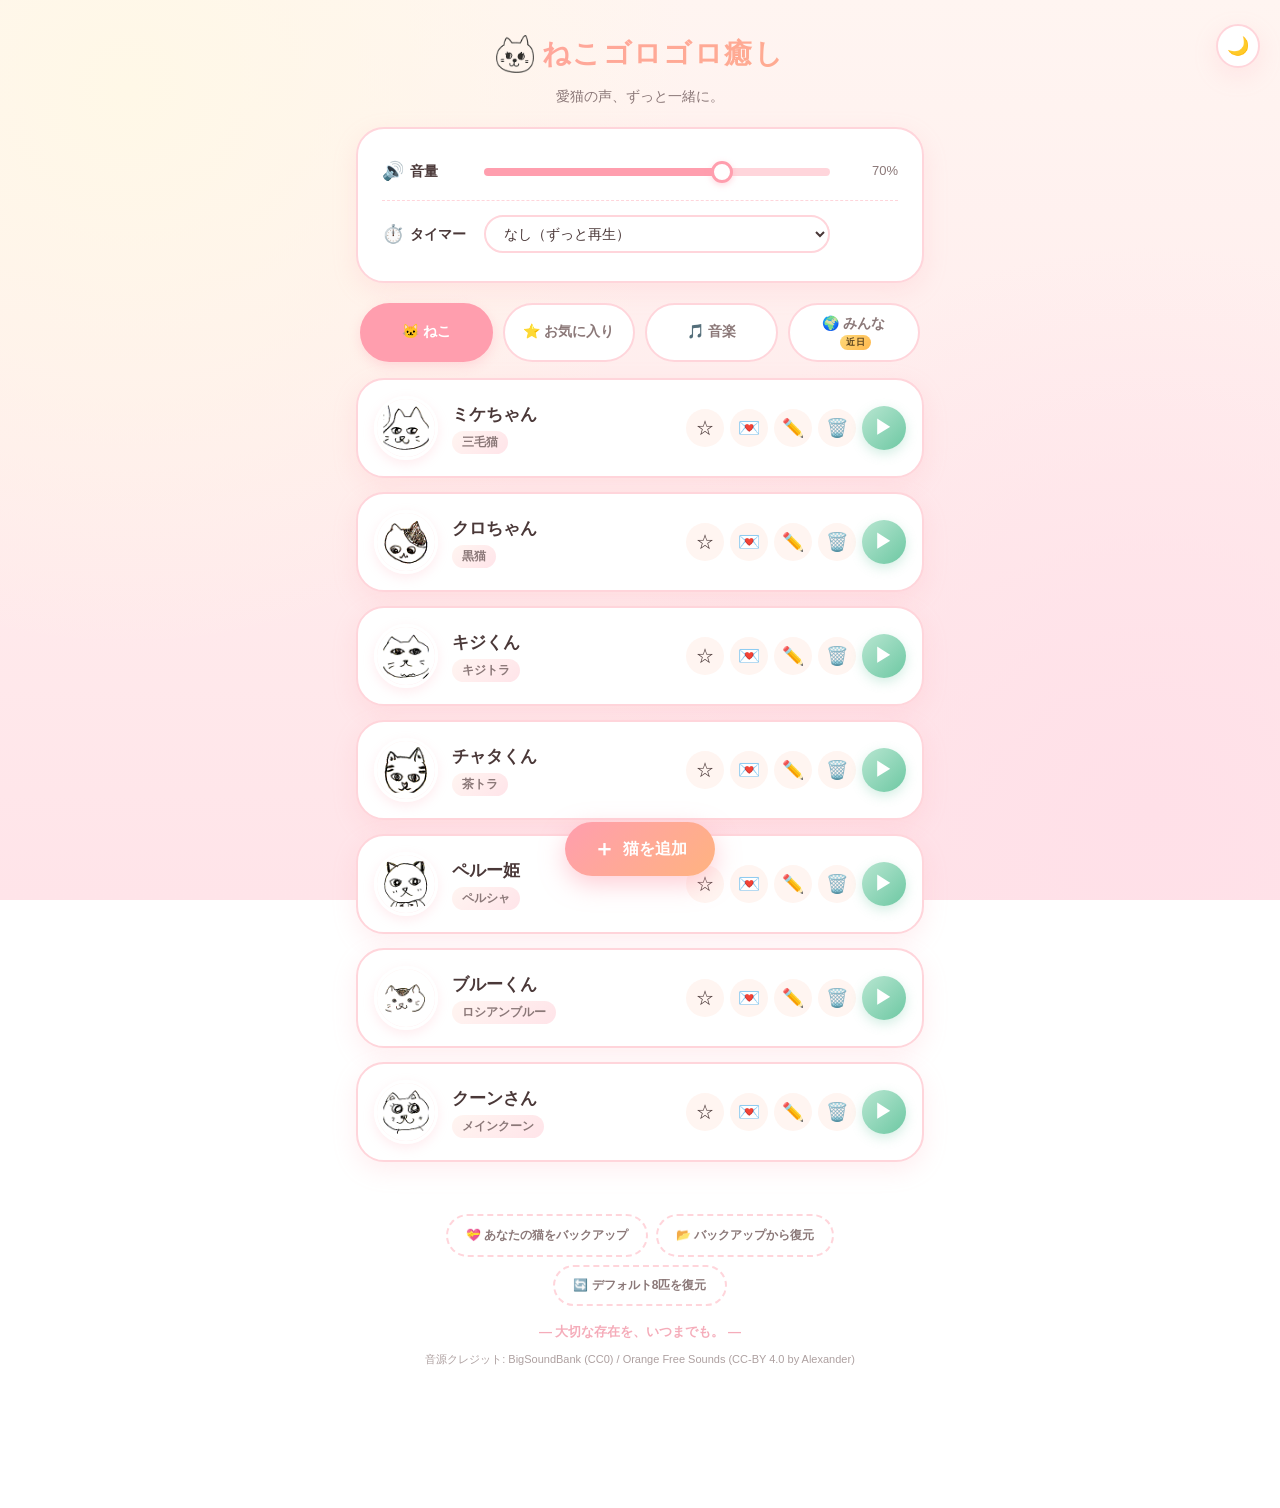
<file: index.html>
<!DOCTYPE html>
<html lang="ja">
<head>
  <meta charset="UTF-8" />
  <meta name="viewport" content="width=device-width, initial-scale=1.0, viewport-fit=cover" />
  <meta name="theme-color" content="#f9d5d3" />

  <!-- iOS Web App / App Store配信用メタタグ -->
  <meta name="apple-mobile-web-app-capable" content="yes" />
  <meta name="mobile-web-app-capable" content="yes" />
  <meta name="apple-mobile-web-app-status-bar-style" content="default" />
  <meta name="apple-mobile-web-app-title" content="ねこゴロゴロ" />
  <link rel="apple-touch-icon" href="icons/app-icon-180.png" />
  <link rel="apple-touch-icon" sizes="152x152" href="icons/app-icon-152.png" />
  <link rel="apple-touch-icon" sizes="167x167" href="icons/app-icon-167.png" />
  <link rel="apple-touch-icon" sizes="180x180" href="icons/app-icon-180.png" />
  <link rel="icon" href="icons/app-icon-180.png" />

  <title>ねこゴロゴロ癒し 🐾</title>
  <link rel="stylesheet" href="style.css" />
</head>
<body>
  <header class="app-header">
    <button class="theme-toggle" id="theme-toggle" aria-label="ダークモード切替" title="ダークモード切替">
      🌙
    </button>
    <h1><img class="title-cat" src="mascot.png" alt="" />ねこゴロゴロ癒し</h1>
    <p class="subtitle">愛猫の声、ずっと一緒に。</p>
  </header>

  <main class="app-main">

    <!-- コントロールパネル：音量とタイマー -->
    <section class="controls" aria-label="再生コントロール">

      <div class="control-row">
        <label class="control-label" for="volume">
          <span class="control-icon">🔊</span>
          <span class="control-text">音量</span>
        </label>
        <input
          type="range"
          id="volume"
          min="0"
          max="100"
          value="70"
          aria-label="音量を調整"
        />
        <span class="control-value" id="volume-value">70%</span>
      </div>

      <div class="control-row">
        <label class="control-label" for="timer">
          <span class="control-icon">⏱️</span>
          <span class="control-text">タイマー</span>
        </label>
        <select id="timer" aria-label="自動停止までの時間">
          <option value="0">なし（ずっと再生）</option>
          <option value="300">5分</option>
          <option value="600">10分</option>
          <option value="1800">30分</option>
          <option value="3600">60分</option>
        </select>
        <span class="control-value" id="timer-remaining"></span>
      </div>

    </section>

    <!-- タブ切り替え -->
    <section class="filter-bar" aria-label="表示の切り替え">
      <button class="filter-btn is-active" data-filter="all">
        🐱 ねこ
      </button>
      <button class="filter-btn" data-filter="favorites">
        ⭐ お気に入り
      </button>
      <button class="filter-btn" data-filter="music">
        🎵 音楽
      </button>
      <button class="filter-btn" data-filter="community">
        🌍 みんな
        <span class="badge-soon">近日</span>
      </button>
    </section>

    <!-- 猫リスト -->
    <section class="cat-list" id="cat-list" aria-label="猫の音一覧">
      <!-- ここにJavaScriptで猫カードが追加されます -->
    </section>

    <!-- 音楽リスト -->
    <section class="cat-list is-hidden" id="music-list" aria-label="癒し音楽一覧">
      <!-- ここにJavaScriptで音楽カードが追加されます -->
    </section>

    <!-- 何も無いときに出すメッセージ -->
    <section class="empty-state" id="empty-state">
      <img class="empty-cat" src="mascot.png" alt="ねこゴロゴロ" />
      <p class="empty-title">まだ猫がいません</p>
      <p class="empty-hint">
        下の「＋ 猫を追加」ボタンから、<br />
        あなたの猫を登録してみてください
      </p>
    </section>

    <!-- 「みんなの猫」コミュニティタブ：実機能版 -->
    <section class="community-section is-hidden" id="community-section">
      <div class="community-actions">
        <button class="btn btn-save community-upload-btn" id="community-upload-btn">
          📤 私の愛猫を投稿
        </button>
        <button class="btn btn-cancel community-refresh-btn" id="community-refresh-btn" title="更新">
          🔄
        </button>
      </div>

      <div class="community-status" id="community-status"></div>

      <!-- 公開済み投稿の一覧 -->
      <div class="community-list" id="community-list">
        <!-- ここにJavaScriptで投稿カードが追加されます -->
      </div>
    </section>

    <!-- 投稿フォーム（モーダル） -->
    <div class="modal" id="upload-modal" hidden>
      <div class="modal-overlay" id="upload-modal-overlay"></div>
      <div class="modal-content" role="dialog" aria-labelledby="upload-modal-title">
        <h2 class="modal-title" id="upload-modal-title">愛猫の音を投稿</h2>

        <p class="upload-intro">
          みんなの癒しに使われます🐾<br />
          <small>※ 運営者の確認後に公開されます</small>
        </p>

        <form id="upload-form">
          <div class="form-group">
            <label for="upload-name" class="form-label">
              猫の名前 <span class="required">*</span>
            </label>
            <input type="text" id="upload-name" name="name" class="form-input"
                   placeholder="例：ミケちゃん" required maxlength="30" />
          </div>

          <div class="form-group">
            <label for="upload-breed" class="form-label">猫の種類（任意）</label>
            <input type="text" id="upload-breed" name="breed" class="form-input"
                   placeholder="例：三毛猫、シャム、雑種など" maxlength="30" />
          </div>

          <div class="form-group">
            <label for="upload-description" class="form-label">説明・エピソード（任意）</label>
            <textarea id="upload-description" name="description" class="form-input"
                      placeholder="例：3歳の女の子、お昼寝中のゴロゴロ"
                      maxlength="200" rows="3"></textarea>
          </div>

          <div class="form-group">
            <label for="upload-photo" class="form-label">写真（任意）</label>
            <div class="photo-preview" id="upload-photo-preview">
              <span class="photo-placeholder">🐱</span>
            </div>
            <input type="file" id="upload-photo" name="photo"
                   class="form-file" accept="image/*" />
            <p class="form-hint">5MB以下のjpg/png</p>
          </div>

          <div class="form-group">
            <label for="upload-audio" class="form-label">
              ゴロゴロ音 <span class="required">*</span>
            </label>
            <div class="audio-preview" id="upload-audio-preview">
              <span class="audio-status">音声ファイルを選んでください</span>
            </div>
            <input type="file" id="upload-audio" name="audio"
                   class="form-file" accept="audio/*" required />
            <p class="form-hint">10MB以下のmp3/m4a/wav/ogg</p>
          </div>

          <div class="form-group">
            <label for="upload-email" class="form-label">
              連絡用メール（任意）
            </label>
            <input type="email" id="upload-email" name="email" class="form-input"
                   placeholder="あれば公開時にお知らせします（公開はしません）"
                   maxlength="200" />
            <p class="form-hint">公開はされません。連絡用です。</p>
          </div>

          <p class="upload-policy">
            投稿することで、<a href="terms.html" target="_blank">利用規約</a>と
            <a href="privacy.html" target="_blank">プライバシーポリシー</a>に同意したものとみなします。
          </p>

          <div class="form-actions">
            <button type="button" class="btn btn-cancel" id="upload-cancel-btn">
              キャンセル
            </button>
            <button type="submit" class="btn btn-save" id="upload-submit-btn">
              📤 投稿する
            </button>
          </div>
        </form>
      </div>
    </div>

    <!-- フッター：管理ボタンとクレジット -->
    <footer class="app-footer">
      <div class="footer-buttons">
        <button class="footer-btn" id="backup-btn">
          💝 あなたの猫をバックアップ
        </button>
        <label class="footer-btn" for="restore-input">
          📂 バックアップから復元
          <input
            type="file"
            id="restore-input"
            accept=".json,application/json"
            class="is-hidden"
          />
        </label>
        <button class="footer-btn" id="reset-defaults-btn">
          🔄 デフォルト8匹を復元
        </button>
      </div>
      <p class="credits">
        <span class="tagline">— 大切な存在を、いつまでも。 —</span>
        音源クレジット: BigSoundBank (CC0) / Orange Free Sounds (CC-BY 4.0 by Alexander)
      </p>
    </footer>

  </main>

  <!-- 猫を追加するボタン（画面下に固定） -->
  <button class="add-btn" id="add-btn" aria-label="猫を追加">
    <span class="add-btn-plus">＋</span>
    <span class="add-btn-text">猫を追加</span>
  </button>

  <!-- 猫を追加・編集するためのフォーム（モーダル） -->
  <div class="modal" id="modal" hidden>
    <div class="modal-overlay" id="modal-overlay"></div>
    <div class="modal-content" role="dialog" aria-labelledby="modal-title">

      <h2 class="modal-title" id="modal-title">猫を追加</h2>

      <form id="cat-form">

        <!-- 名前 -->
        <div class="form-group">
          <label for="cat-name" class="form-label">
            猫の名前 <span class="required">*</span>
          </label>
          <input
            type="text"
            id="cat-name"
            name="name"
            class="form-input"
            placeholder="例：ミケちゃん"
            required
            maxlength="30"
          />
        </div>

        <!-- 種類 -->
        <div class="form-group">
          <label for="cat-breed" class="form-label">
            猫の種類（任意）
          </label>
          <input
            type="text"
            id="cat-breed"
            name="breed"
            class="form-input"
            placeholder="例：三毛猫、シャム、雑種など"
            maxlength="30"
          />
        </div>

        <!-- 写真 -->
        <div class="form-group">
          <label for="cat-photo" class="form-label">
            写真（任意）
          </label>
          <div class="photo-preview" id="photo-preview">
            <span class="photo-placeholder">🐱</span>
          </div>
          <input
            type="file"
            id="cat-photo"
            name="photo"
            class="form-file"
            accept="image/*"
          />
          <p class="form-hint">スマホで撮った写真でもOKです</p>
        </div>

        <!-- 音声 -->
        <div class="form-group">
          <label for="cat-audio" class="form-label">
            ゴロゴロ音 <span class="required">*</span>
          </label>
          <div class="audio-preview" id="audio-preview">
            <span class="audio-status">音声ファイルを選んでください</span>
          </div>
          <input
            type="file"
            id="cat-audio"
            name="audio"
            class="form-file"
            accept="audio/*"
            required
          />
          <p class="form-hint">
            mp3、m4a、wav などの音声ファイル<br />
            （スマホで録音した音もOK）
          </p>
        </div>

        <!-- ボタン -->
        <div class="form-actions">
          <button type="button" class="btn btn-cancel" id="cancel-btn">
            キャンセル
          </button>
          <button type="submit" class="btn btn-save">
            保存する
          </button>
        </div>

        <!-- 削除ボタン（編集モードのみ表示） -->
        <div class="modal-delete-section is-hidden" id="modal-delete-section">
          <button type="button" class="btn btn-delete" id="modal-delete-btn">
            🗑️ この猫を削除する
          </button>
        </div>

      </form>
    </div>
  </div>

  <!-- 共有メニュー（個別の猫から呼び出される） -->
  <div class="share-menu" id="share-menu" hidden>
    <div class="share-overlay" id="share-overlay"></div>
    <div class="share-content">
      <h3 class="share-title">この猫の音を共有</h3>
      <p class="share-hint">
        音声ファイルをダウンロードできます。<br />
        LINE、AirDrop、メールなどで送れます。
      </p>
      <button class="btn btn-save" id="download-btn">
        💾 音声ファイルをダウンロード
      </button>
      <button class="btn btn-cancel" id="share-close-btn">
        閉じる
      </button>
    </div>
  </div>

  <!-- 削除確認ダイアログ -->
  <div class="confirm-dialog" id="confirm-dialog" hidden>
    <div class="confirm-overlay"></div>
    <div class="confirm-content">
      <p class="confirm-message" id="confirm-message">本当に削除しますか？</p>
      <div class="form-actions">
        <button class="btn btn-cancel" id="confirm-no">キャンセル</button>
        <button class="btn btn-delete" id="confirm-yes">削除する</button>
      </div>
    </div>
  </div>

  <script src="script.js"></script>
</body>
</html>
</file>
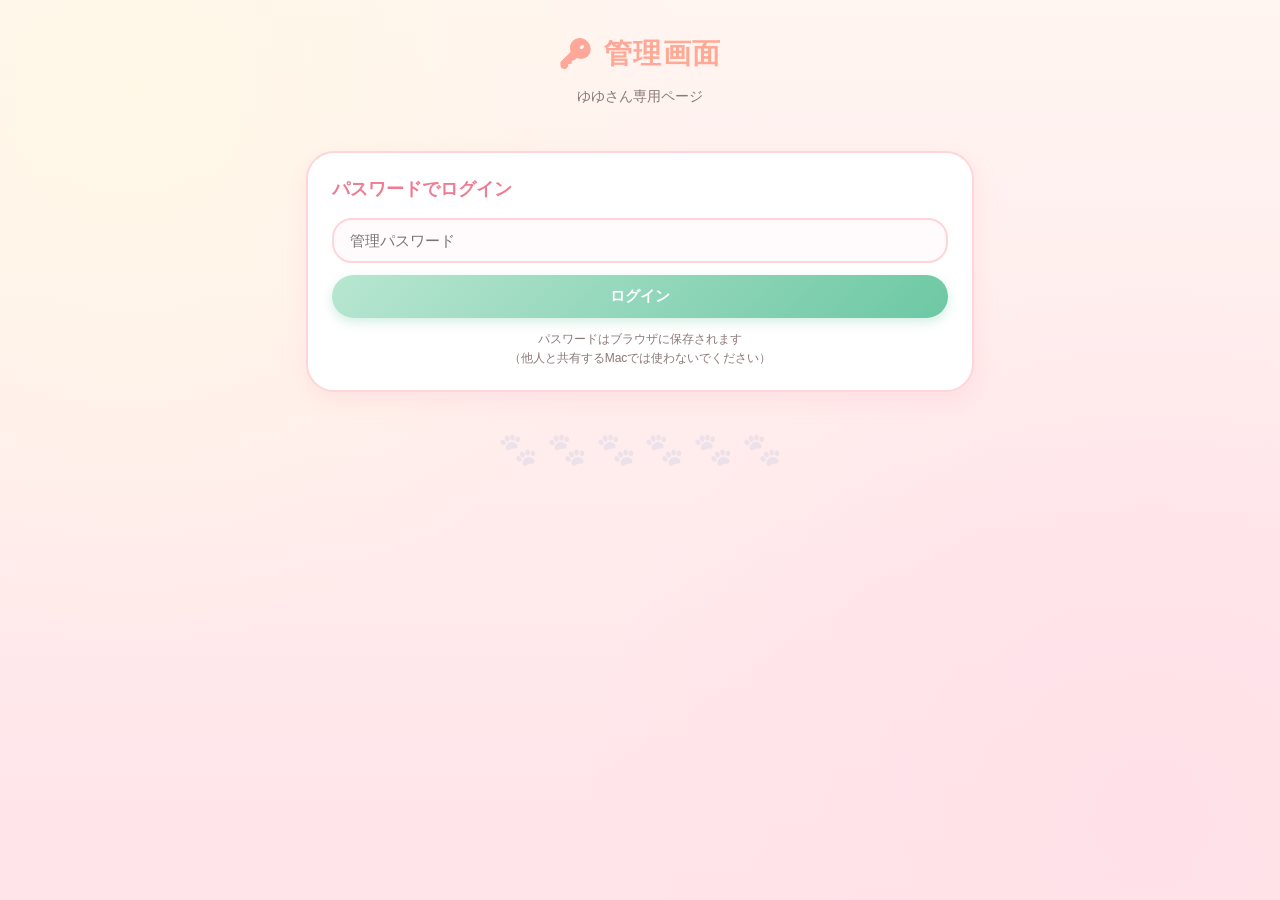
<file: admin.html>
<!DOCTYPE html>
<html lang="ja">
<head>
  <meta charset="UTF-8" />
  <meta name="viewport" content="width=device-width, initial-scale=1.0" />
  <title>管理画面 🐾 ねこゴロゴロ癒し</title>
  <link rel="stylesheet" href="style.css" />
  <style>
    .admin-wrapper {
      max-width: 700px;
      margin: 0 auto;
      padding: 24px 16px;
    }
    .admin-card {
      background: var(--color-card);
      border-radius: var(--radius-lg);
      padding: 22px 24px;
      margin-bottom: 16px;
      box-shadow: var(--shadow-soft);
      border: 2px solid var(--color-border);
    }
    .admin-card h2 {
      color: var(--color-accent-dark);
      font-size: 18px;
      margin-bottom: 14px;
    }
    .login-form input {
      width: 100%;
      margin-bottom: 12px;
    }
    .pending-item {
      display: flex;
      gap: 14px;
      padding: 14px;
      background: var(--color-card);
      border-radius: var(--radius-md);
      border: 2px solid var(--color-border);
      margin-bottom: 12px;
      align-items: flex-start;
    }
    .pending-item .photo {
      width: 60px;
      height: 60px;
      flex-shrink: 0;
      border-radius: 50%;
      overflow: hidden;
      background: linear-gradient(135deg, #fff5f1, #ffe4e9);
      display: flex; align-items: center; justify-content: center;
      font-size: 32px;
      border: 2px solid white;
    }
    .pending-item .photo img { width: 100%; height: 100%; object-fit: cover; }
    .pending-item .info { flex: 1; min-width: 0; }
    .pending-item .info .name { font-weight: 700; font-size: 16px; }
    .pending-item .info .breed { font-size: 12px; color: var(--color-text-soft); margin-top: 2px; }
    .pending-item .info .desc { font-size: 12px; color: var(--color-text-soft); margin-top: 6px; line-height:1.5; }
    .pending-item .info audio { width: 100%; margin-top: 8px; }
    .pending-item .actions { display: flex; flex-direction: column; gap: 6px; flex-shrink: 0; }
    .pending-item .btn { padding: 6px 14px; font-size: 12px; }
    .empty-msg { text-align: center; padding: 40px; color: var(--color-text-soft); }
    .logout-btn {
      position: absolute;
      top: 16px;
      right: 16px;
      padding: 6px 12px;
      font-size: 12px;
      background: white;
      border: 2px solid var(--color-border);
      border-radius: var(--radius-pill);
      cursor: pointer;
      color: var(--color-text-soft);
    }
  </style>
</head>
<body>
  <header class="app-header">
    <h1>🔑 管理画面</h1>
    <p class="subtitle">ゆゆさん専用ページ</p>
  </header>

  <main class="admin-wrapper">

    <!-- ログイン前 -->
    <div id="login-section" class="admin-card">
      <h2>パスワードでログイン</h2>
      <form id="login-form" class="login-form">
        <input type="password" class="form-input" id="admin-password" placeholder="管理パスワード" required />
        <button type="submit" class="btn btn-save" style="width:100%">ログイン</button>
      </form>
      <p style="font-size:12px;color:var(--color-text-soft);margin-top:12px;text-align:center;">
        パスワードはブラウザに保存されます<br>
        （他人と共有するMacでは使わないでください）
      </p>
    </div>

    <!-- ログイン後 -->
    <div id="dashboard-section" style="display:none">
      <button id="logout-btn" class="logout-btn">ログアウト</button>

      <div class="admin-card" style="position:relative">
        <h2>📋 承認待ちの投稿 <span id="pending-count"></span></h2>
        <button class="btn btn-cancel" id="refresh-btn" style="font-size:12px;padding:6px 14px">🔄 更新</button>
        <div id="pending-list" style="margin-top:14px">
          <div class="empty-msg">読み込み中...</div>
        </div>
      </div>

      <div class="admin-card">
        <h2>✅ 公開済みの投稿 <span id="published-count"></span></h2>
        <button class="btn btn-cancel" id="refresh-published-btn" style="font-size:12px;padding:6px 14px">🔄 更新</button>
        <div id="published-list" style="margin-top:14px">
          <div class="empty-msg">読み込み中...</div>
        </div>
      </div>

      <p style="text-align:center;margin-top:16px">
        <a href="index.html" style="color:var(--color-accent-dark);font-size:13px">← アプリに戻る</a>
      </p>
    </div>

  </main>

  <script>
    const PASSWORD_KEY = 'neko_admin_password';

    const els = {
      loginSection: document.getElementById('login-section'),
      dashboard: document.getElementById('dashboard-section'),
      loginForm: document.getElementById('login-form'),
      passwordInput: document.getElementById('admin-password'),
      logoutBtn: document.getElementById('logout-btn'),
      pendingList: document.getElementById('pending-list'),
      pendingCount: document.getElementById('pending-count'),
      publishedList: document.getElementById('published-list'),
      publishedCount: document.getElementById('published-count'),
      refreshBtn: document.getElementById('refresh-btn'),
      refreshPublishedBtn: document.getElementById('refresh-published-btn'),
    };

    function getPassword() { return localStorage.getItem(PASSWORD_KEY) || ''; }

    function escapeHtml(s) {
      return String(s).replace(/&/g,'&amp;').replace(/</g,'&lt;').replace(/>/g,'&gt;').replace(/"/g,'&quot;').replace(/'/g,'&#039;');
    }

    async function apiCall(path, method = 'GET', body = null) {
      const opts = {
        method,
        headers: { 'X-Admin-Token': getPassword() },
      };
      if (body) {
        opts.headers['Content-Type'] = 'application/json';
        opts.body = JSON.stringify(body);
      }
      const res = await fetch(path, opts);
      const data = await res.json();
      if (!res.ok) throw new Error(data.error || 'エラーが発生しました');
      return data;
    }

    async function loadPending() {
      els.pendingList.innerHTML = '<div class="empty-msg">読み込み中...</div>';
      try {
        const data = await apiCall('/api/admin/pending');
        els.pendingCount.textContent = `(${data.count})`;
        if (data.count === 0) {
          els.pendingList.innerHTML = '<div class="empty-msg">承認待ちはありません🌸</div>';
          return;
        }
        els.pendingList.innerHTML = data.cats.map((cat) => {
          const audioUrl = `/${cat.audioKey}`;
          const photoHtml = cat.photoKey
            ? `<img src="/${cat.photoKey}" alt="${escapeHtml(cat.name)}" />`
            : '🐱';
          return `
            <div class="pending-item">
              <div class="photo">${photoHtml}</div>
              <div class="info">
                <div class="name">${escapeHtml(cat.name)}</div>
                <div class="breed">${escapeHtml(cat.breed || '')}</div>
                <div class="desc">${escapeHtml(cat.description || '')}</div>
                <audio controls preload="none" src="${audioUrl}"></audio>
                <div style="font-size:10px;color:var(--color-text-soft);margin-top:6px">
                  投稿: ${new Date(cat.uploadedAt).toLocaleString('ja-JP')}<br>
                  ${cat.uploaderEmail ? `連絡先: ${escapeHtml(cat.uploaderEmail)}` : ''}
                </div>
              </div>
              <div class="actions">
                <button class="btn btn-save" onclick="approve('${cat.id}')">✅承認</button>
                <button class="btn btn-delete" onclick="reject('${cat.id}')">🗑却下</button>
              </div>
            </div>
          `;
        }).join('');
      } catch (err) {
        if (String(err.message).includes('管理者認証')) {
          alert('パスワードが間違っています');
          logout();
          return;
        }
        els.pendingList.innerHTML = `<div class="empty-msg">エラー: ${escapeHtml(err.message)}</div>`;
      }
    }

    async function loadPublished() {
      els.publishedList.innerHTML = '<div class="empty-msg">読み込み中...</div>';
      try {
        const res = await fetch('/api/list');
        const data = await res.json();
        els.publishedCount.textContent = `(${data.count})`;
        if (data.count === 0) {
          els.publishedList.innerHTML = '<div class="empty-msg">公開済みはまだありません</div>';
          return;
        }
        els.publishedList.innerHTML = data.cats.map((cat) => {
          const photoHtml = cat.hasPhoto
            ? `<img src="/api/photo/${escapeHtml(cat.id)}" alt="${escapeHtml(cat.name)}" />`
            : '🐱';
          return `
            <div class="pending-item">
              <div class="photo">${photoHtml}</div>
              <div class="info">
                <div class="name">${escapeHtml(cat.name)}</div>
                <div class="breed">${escapeHtml(cat.breed || '')}</div>
                <div class="desc">${escapeHtml(cat.description || '')}</div>
                <audio controls preload="none" src="/api/audio/${escapeHtml(cat.id)}"></audio>
                <div style="font-size:10px;color:var(--color-text-soft);margin-top:6px">
                  公開: ${new Date(cat.publishedAt).toLocaleString('ja-JP')}
                </div>
              </div>
              <div class="actions">
                <button class="btn btn-delete" onclick="deletePublished('${cat.id}')">🗑削除</button>
              </div>
            </div>
          `;
        }).join('');
      } catch (err) {
        els.publishedList.innerHTML = `<div class="empty-msg">エラー: ${escapeHtml(err.message)}</div>`;
      }
    }

    window.approve = async function(id) {
      if (!confirm('この投稿を「みんなの猫」に公開しますか？')) return;
      try {
        await apiCall('/api/admin/approve', 'POST', { id });
        alert('公開しました🎉');
        loadPending();
        loadPublished();
      } catch (err) {
        alert(`エラー: ${err.message}`);
      }
    };

    window.reject = async function(id) {
      if (!confirm('この投稿を完全に削除しますか？（元に戻せません）')) return;
      try {
        await apiCall('/api/admin/reject', 'POST', { id });
        alert('却下しました');
        loadPending();
      } catch (err) {
        alert(`エラー: ${err.message}`);
      }
    };

    window.deletePublished = async function(id) {
      if (!confirm('公開済みの投稿を完全に削除しますか？（元に戻せません）')) return;
      try {
        await apiCall('/api/admin/delete-published', 'POST', { id });
        alert('削除しました');
        loadPublished();
      } catch (err) {
        alert(`エラー: ${err.message}`);
      }
    };

    function showDashboard() {
      els.loginSection.style.display = 'none';
      els.dashboard.style.display = 'block';
      loadPending();
      loadPublished();
    }

    function showLogin() {
      els.loginSection.style.display = 'block';
      els.dashboard.style.display = 'none';
    }

    function logout() {
      localStorage.removeItem(PASSWORD_KEY);
      showLogin();
    }

    els.loginForm.addEventListener('submit', async (e) => {
      e.preventDefault();
      const pwd = els.passwordInput.value.trim();
      if (!pwd) return;
      localStorage.setItem(PASSWORD_KEY, pwd);
      // 認証チェック
      try {
        await apiCall('/api/admin/pending');
        showDashboard();
      } catch (err) {
        alert('パスワードが違うか、サーバー側の設定が完了していません');
        logout();
      }
    });
    els.logoutBtn.addEventListener('click', logout);
    els.refreshBtn.addEventListener('click', loadPending);
    els.refreshPublishedBtn.addEventListener('click', loadPublished);

    // 自動ログイン（パスワード保存済み）
    if (getPassword()) {
      showDashboard();
    }
  </script>
</body>
</html>
</file>
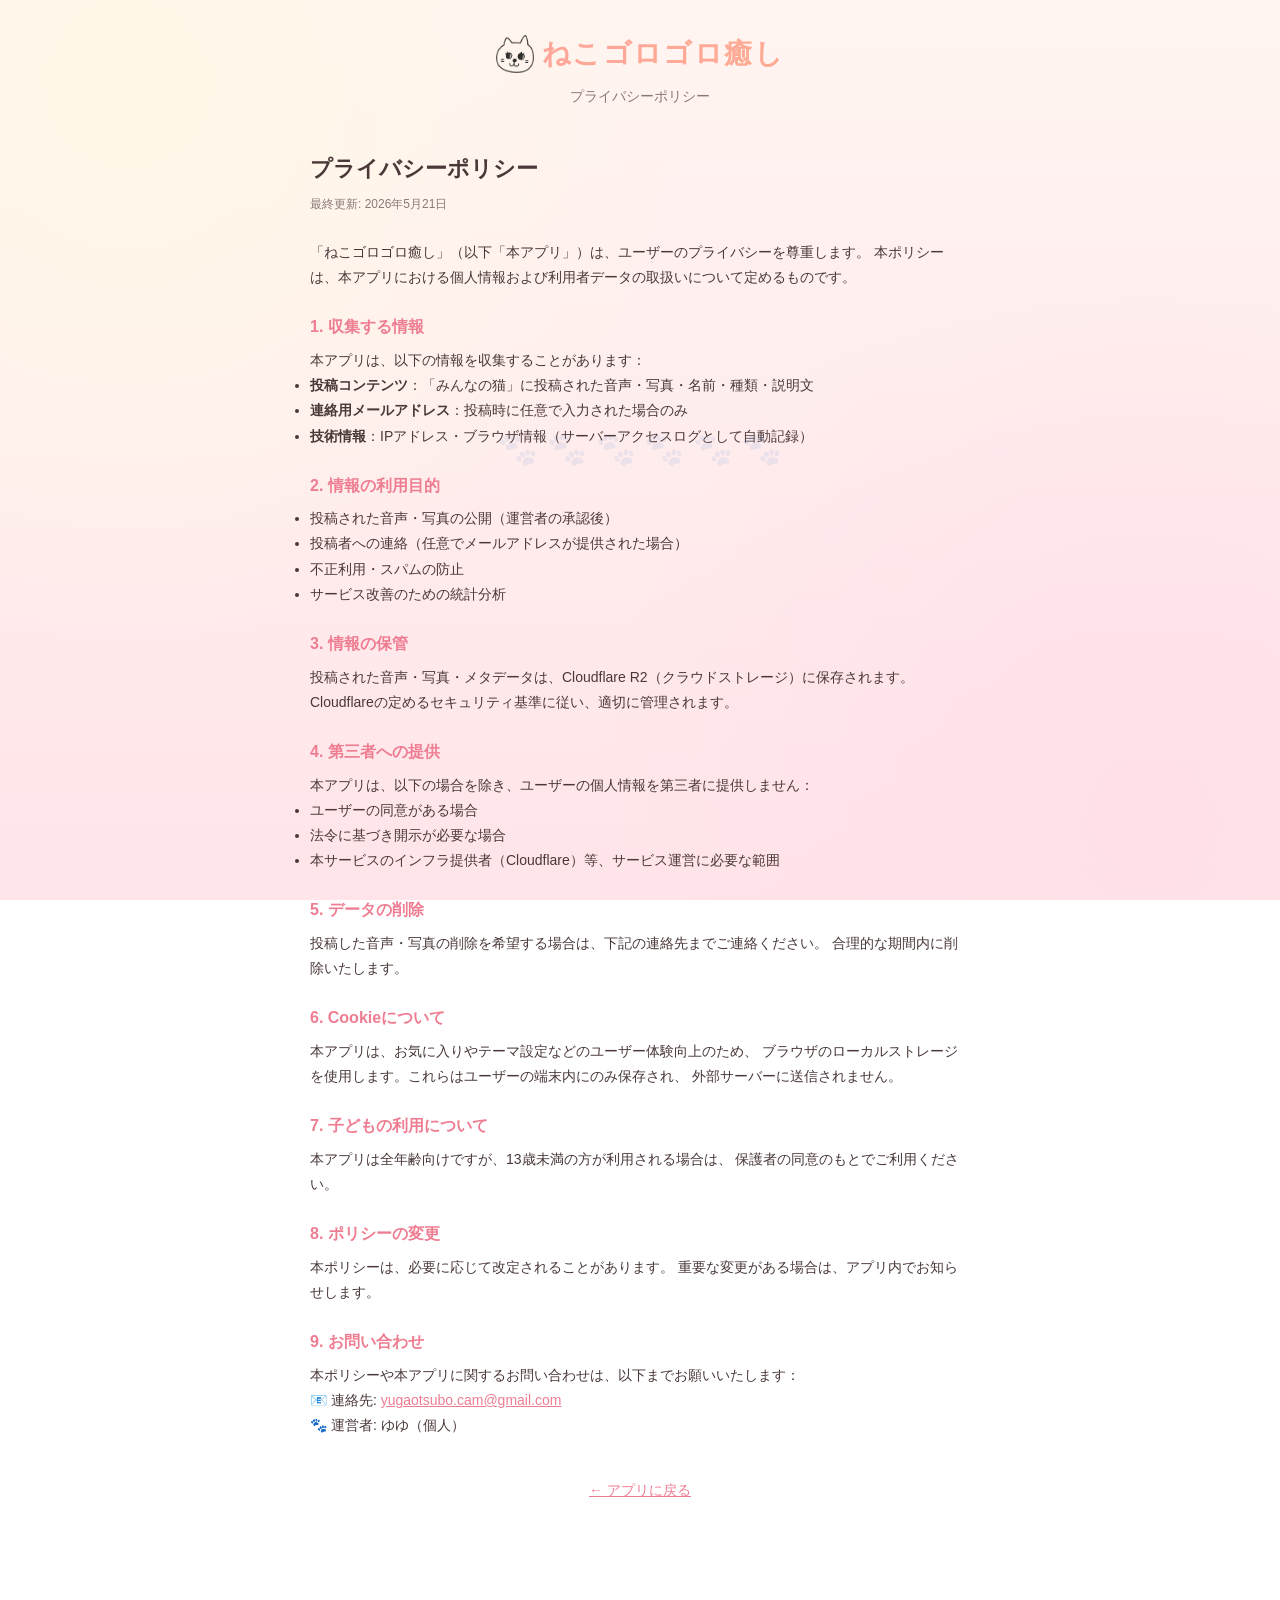
<file: privacy.html>
<!DOCTYPE html>
<html lang="ja">
<head>
  <meta charset="UTF-8" />
  <meta name="viewport" content="width=device-width, initial-scale=1.0" />
  <title>プライバシーポリシー｜ねこゴロゴロ癒し 🐾</title>
  <link rel="stylesheet" href="style.css" />
  <style>
    .policy-wrap { max-width: 700px; margin: 0 auto; padding: 24px 20px; }
    .policy-wrap h1 { font-size: 22px; margin-bottom: 8px; }
    .policy-wrap h2 { font-size: 16px; color: var(--color-accent-dark); margin-top: 24px; margin-bottom: 8px; }
    .policy-wrap p, .policy-wrap li { font-size: 14px; line-height: 1.8; color: var(--color-text); }
    .policy-wrap .updated { font-size: 12px; color: var(--color-text-soft); margin-bottom: 24px; }
    .policy-wrap a { color: var(--color-accent-dark); }
  </style>
</head>
<body>
  <header class="app-header">
    <h1><img class="title-cat" src="mascot.png" alt="" />ねこゴロゴロ癒し</h1>
    <p class="subtitle">プライバシーポリシー</p>
  </header>

  <main class="policy-wrap">
    <h1>プライバシーポリシー</h1>
    <p class="updated">最終更新: 2026年5月21日</p>

    <p>
      「ねこゴロゴロ癒し」（以下「本アプリ」）は、ユーザーのプライバシーを尊重します。
      本ポリシーは、本アプリにおける個人情報および利用者データの取扱いについて定めるものです。
    </p>

    <h2>1. 収集する情報</h2>
    <p>本アプリは、以下の情報を収集することがあります：</p>
    <ul>
      <li><strong>投稿コンテンツ</strong>：「みんなの猫」に投稿された音声・写真・名前・種類・説明文</li>
      <li><strong>連絡用メールアドレス</strong>：投稿時に任意で入力された場合のみ</li>
      <li><strong>技術情報</strong>：IPアドレス・ブラウザ情報（サーバーアクセスログとして自動記録）</li>
    </ul>

    <h2>2. 情報の利用目的</h2>
    <ul>
      <li>投稿された音声・写真の公開（運営者の承認後）</li>
      <li>投稿者への連絡（任意でメールアドレスが提供された場合）</li>
      <li>不正利用・スパムの防止</li>
      <li>サービス改善のための統計分析</li>
    </ul>

    <h2>3. 情報の保管</h2>
    <p>
      投稿された音声・写真・メタデータは、Cloudflare R2（クラウドストレージ）に保存されます。
      Cloudflareの定めるセキュリティ基準に従い、適切に管理されます。
    </p>

    <h2>4. 第三者への提供</h2>
    <p>
      本アプリは、以下の場合を除き、ユーザーの個人情報を第三者に提供しません：
    </p>
    <ul>
      <li>ユーザーの同意がある場合</li>
      <li>法令に基づき開示が必要な場合</li>
      <li>本サービスのインフラ提供者（Cloudflare）等、サービス運営に必要な範囲</li>
    </ul>

    <h2>5. データの削除</h2>
    <p>
      投稿した音声・写真の削除を希望する場合は、下記の連絡先までご連絡ください。
      合理的な期間内に削除いたします。
    </p>

    <h2>6. Cookieについて</h2>
    <p>
      本アプリは、お気に入りやテーマ設定などのユーザー体験向上のため、
      ブラウザのローカルストレージを使用します。これらはユーザーの端末内にのみ保存され、
      外部サーバーに送信されません。
    </p>

    <h2>7. 子どもの利用について</h2>
    <p>
      本アプリは全年齢向けですが、13歳未満の方が利用される場合は、
      保護者の同意のもとでご利用ください。
    </p>

    <h2>8. ポリシーの変更</h2>
    <p>
      本ポリシーは、必要に応じて改定されることがあります。
      重要な変更がある場合は、アプリ内でお知らせします。
    </p>

    <h2>9. お問い合わせ</h2>
    <p>
      本ポリシーや本アプリに関するお問い合わせは、以下までお願いいたします：
    </p>
    <p>
      📧 連絡先: <a href="mailto:yugaotsubo.cam@gmail.com">yugaotsubo.cam@gmail.com</a><br>
      🐾 運営者: ゆゆ（個人）
    </p>

    <p style="margin-top:40px;text-align:center">
      <a href="index.html">← アプリに戻る</a>
    </p>
  </main>
</body>
</html>
</file>
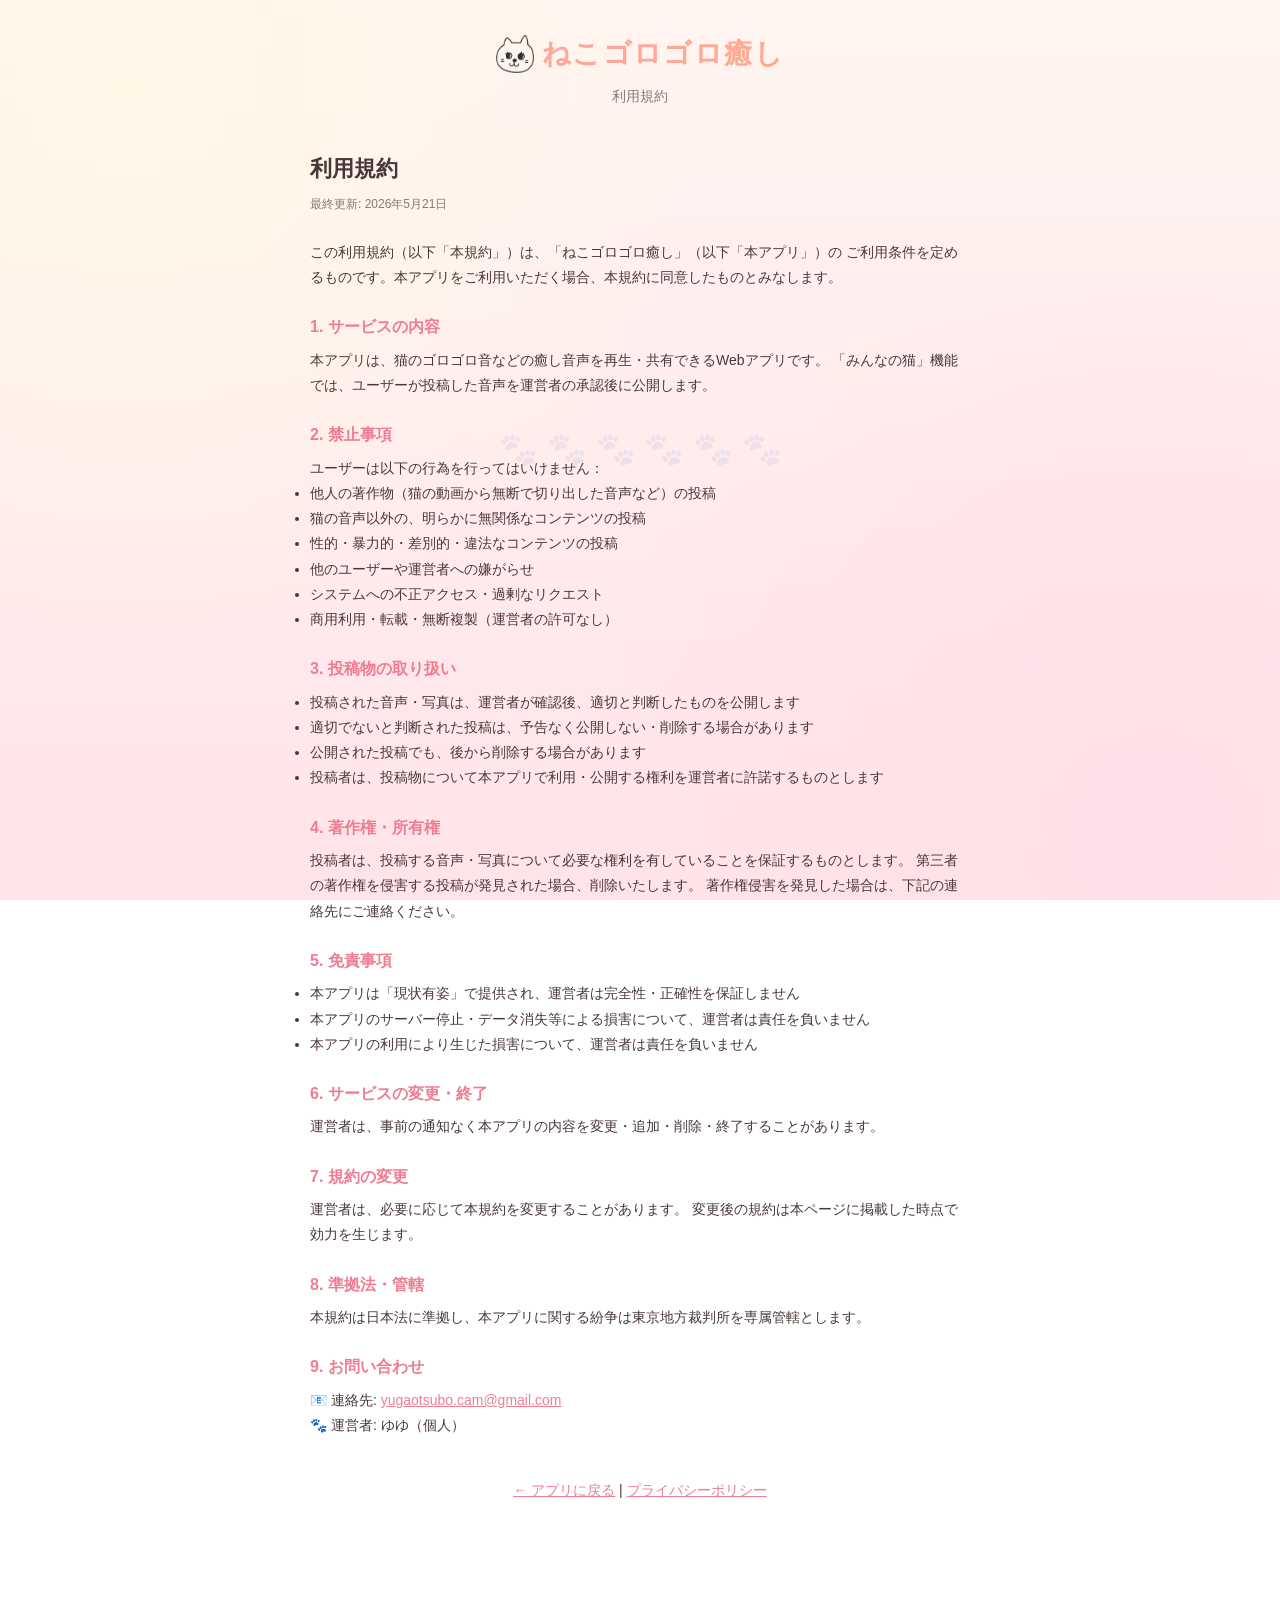
<file: terms.html>
<!DOCTYPE html>
<html lang="ja">
<head>
  <meta charset="UTF-8" />
  <meta name="viewport" content="width=device-width, initial-scale=1.0" />
  <title>利用規約｜ねこゴロゴロ癒し 🐾</title>
  <link rel="stylesheet" href="style.css" />
  <style>
    .policy-wrap { max-width: 700px; margin: 0 auto; padding: 24px 20px; }
    .policy-wrap h1 { font-size: 22px; margin-bottom: 8px; }
    .policy-wrap h2 { font-size: 16px; color: var(--color-accent-dark); margin-top: 24px; margin-bottom: 8px; }
    .policy-wrap p, .policy-wrap li { font-size: 14px; line-height: 1.8; color: var(--color-text); }
    .policy-wrap .updated { font-size: 12px; color: var(--color-text-soft); margin-bottom: 24px; }
    .policy-wrap a { color: var(--color-accent-dark); }
  </style>
</head>
<body>
  <header class="app-header">
    <h1><img class="title-cat" src="mascot.png" alt="" />ねこゴロゴロ癒し</h1>
    <p class="subtitle">利用規約</p>
  </header>

  <main class="policy-wrap">
    <h1>利用規約</h1>
    <p class="updated">最終更新: 2026年5月21日</p>

    <p>
      この利用規約（以下「本規約」）は、「ねこゴロゴロ癒し」（以下「本アプリ」）の
      ご利用条件を定めるものです。本アプリをご利用いただく場合、本規約に同意したものとみなします。
    </p>

    <h2>1. サービスの内容</h2>
    <p>
      本アプリは、猫のゴロゴロ音などの癒し音声を再生・共有できるWebアプリです。
      「みんなの猫」機能では、ユーザーが投稿した音声を運営者の承認後に公開します。
    </p>

    <h2>2. 禁止事項</h2>
    <p>ユーザーは以下の行為を行ってはいけません：</p>
    <ul>
      <li>他人の著作物（猫の動画から無断で切り出した音声など）の投稿</li>
      <li>猫の音声以外の、明らかに無関係なコンテンツの投稿</li>
      <li>性的・暴力的・差別的・違法なコンテンツの投稿</li>
      <li>他のユーザーや運営者への嫌がらせ</li>
      <li>システムへの不正アクセス・過剰なリクエスト</li>
      <li>商用利用・転載・無断複製（運営者の許可なし）</li>
    </ul>

    <h2>3. 投稿物の取り扱い</h2>
    <ul>
      <li>投稿された音声・写真は、運営者が確認後、適切と判断したものを公開します</li>
      <li>適切でないと判断された投稿は、予告なく公開しない・削除する場合があります</li>
      <li>公開された投稿でも、後から削除する場合があります</li>
      <li>投稿者は、投稿物について本アプリで利用・公開する権利を運営者に許諾するものとします</li>
    </ul>

    <h2>4. 著作権・所有権</h2>
    <p>
      投稿者は、投稿する音声・写真について必要な権利を有していることを保証するものとします。
      第三者の著作権を侵害する投稿が発見された場合、削除いたします。
      著作権侵害を発見した場合は、下記の連絡先にご連絡ください。
    </p>

    <h2>5. 免責事項</h2>
    <ul>
      <li>本アプリは「現状有姿」で提供され、運営者は完全性・正確性を保証しません</li>
      <li>本アプリのサーバー停止・データ消失等による損害について、運営者は責任を負いません</li>
      <li>本アプリの利用により生じた損害について、運営者は責任を負いません</li>
    </ul>

    <h2>6. サービスの変更・終了</h2>
    <p>
      運営者は、事前の通知なく本アプリの内容を変更・追加・削除・終了することがあります。
    </p>

    <h2>7. 規約の変更</h2>
    <p>
      運営者は、必要に応じて本規約を変更することがあります。
      変更後の規約は本ページに掲載した時点で効力を生じます。
    </p>

    <h2>8. 準拠法・管轄</h2>
    <p>
      本規約は日本法に準拠し、本アプリに関する紛争は東京地方裁判所を専属管轄とします。
    </p>

    <h2>9. お問い合わせ</h2>
    <p>
      📧 連絡先: <a href="mailto:yugaotsubo.cam@gmail.com">yugaotsubo.cam@gmail.com</a><br>
      🐾 運営者: ゆゆ（個人）
    </p>

    <p style="margin-top:40px;text-align:center">
      <a href="index.html">← アプリに戻る</a> | <a href="privacy.html">プライバシーポリシー</a>
    </p>
  </main>
</body>
</html>
</file>
<file: style.css>
/* ============================================
   🐾 ねこゴロゴロ癒し — ふんわり可愛いデザイン 🌸
   ============================================ */

/* カラーパレット（色のテーマ）と基本変数 */
:root {
  --color-bg-1: #fff5f1;       /* 背景の上：クリーム */
  --color-bg-2: #ffe4e9;       /* 背景の下：薄ピンク */
  --color-card: #ffffff;       /* カードの背景：白 */
  --color-accent: #ff9eae;     /* アクセント：ピンク */
  --color-accent-dark: #ef7d92;/* アクセント濃：ピンク */
  --color-mint: #b8e6d1;       /* ミントグリーン */
  --color-mint-dark: #6dc8a3;  /* ミント濃 */
  --color-yellow: #ffd97a;     /* お気に入りの黄色 */
  --color-text: #4a3838;       /* 本文：温かみのある茶 */
  --color-text-soft: #8b7878;  /* サブ文字：やさしい茶 */
  --color-border: #ffd5db;     /* 境界線：薄ピンク */
  --color-danger: #ff7e7e;     /* 削除ボタン：赤 */
  --shadow-soft: 0 8px 24px rgba(255, 158, 174, 0.18);
  --shadow-medium: 0 12px 32px rgba(255, 158, 174, 0.28);
  --radius-sm: 12px;
  --radius-md: 20px;
  --radius-lg: 28px;
  --radius-pill: 999px;
}

/* ダークモード（夜のリラックスタイム用・可愛さキープ） */
[data-theme="dark"] {
  --color-bg-1: #2d1f24;
  --color-bg-2: #3a2530;
  --color-card: #423040;
  --color-accent: #ff9eae;
  --color-accent-dark: #ffb8c5;
  --color-mint: #6dc8a3;
  --color-mint-dark: #8edcb8;
  --color-text: #fde8ed;
  --color-text-soft: #d6b8be;
  --color-border: #5c3d4c;
  --shadow-soft: 0 8px 24px rgba(0, 0, 0, 0.35);
  --shadow-medium: 0 12px 32px rgba(0, 0, 0, 0.45);
}

/* 全部の要素を共通リセット */
*,
*::before,
*::after {
  box-sizing: border-box;
  margin: 0;
  padding: 0;
}

/* 体全体（body）の見た目 */
body {
  font-family:
    "Hiragino Maru Gothic ProN",     /* Mac の丸ゴシック */
    "Hiragino Sans",
    "ヒラギノ角ゴ Pro",
    "Yu Gothic UI",
    "Yu Gothic",
    "Meiryo",
    sans-serif;
  color: var(--color-text);
  background:
    radial-gradient(circle at 10% 10%, #fff8e7 0%, transparent 40%),
    radial-gradient(circle at 90% 90%, #ffe0e8 0%, transparent 40%),
    linear-gradient(180deg, var(--color-bg-1) 0%, var(--color-bg-2) 100%);
  background-attachment: fixed;
  min-height: 100vh;
  line-height: 1.6;
  padding-bottom: 120px;
  position: relative;
  overflow-x: hidden;
  transition: background 0.4s ease, color 0.4s ease;
}

/* ダークモードの背景は別 */
[data-theme="dark"] body {
  background:
    radial-gradient(circle at 10% 10%, #4a2a35 0%, transparent 40%),
    radial-gradient(circle at 90% 90%, #3a2535 0%, transparent 40%),
    linear-gradient(180deg, var(--color-bg-1) 0%, var(--color-bg-2) 100%);
}

/* 背景に肉球をふわっと散らす */
body::before {
  content: "🐾  🐾  🐾  🐾  🐾  🐾";
  position: fixed;
  inset: 0;
  display: flex;
  flex-wrap: wrap;
  gap: 80px;
  font-size: 32px;
  opacity: 0.08;
  pointer-events: none;
  z-index: 0;
  padding: 50px;
  align-content: space-around;
  justify-content: space-around;
  animation: floatPaws 30s linear infinite;
}

[data-theme="dark"] body::before {
  opacity: 0.12;
}

@keyframes floatPaws {
  0% { transform: translateY(0); }
  50% { transform: translateY(-20px); }
  100% { transform: translateY(0); }
}

/* ヘッダー */
.app-header {
  text-align: center;
  padding: 32px 20px 20px;
  position: relative;
  z-index: 1;
}

.app-header h1 {
  font-size: 28px;
  font-weight: 700;
  background: linear-gradient(135deg, #ff9eae 0%, #ffb380 100%);
  -webkit-background-clip: text;
  background-clip: text;
  -webkit-text-fill-color: transparent;
  letter-spacing: 0.05em;
  animation: bounce 3s ease-in-out infinite;
}

/* タイトル横の白猫ちゃん */
.title-cat {
  width: 38px;
  height: 38px;
  vertical-align: middle;
  margin-right: 8px;
  margin-top: -4px;
  display: inline-block;
  animation: bounce 3s ease-in-out infinite;
}

[data-theme="dark"] .title-cat {
  filter: brightness(1.1);
}

.subtitle {
  font-size: 14px;
  color: var(--color-text-soft);
  margin-top: 8px;
}

@keyframes bounce {
  0%, 100% { transform: translateY(0); }
  50% { transform: translateY(-4px); }
}

/* テーマ切り替えボタン（右上） */
.theme-toggle {
  position: absolute;
  top: 24px;
  right: 20px;
  width: 44px;
  height: 44px;
  border-radius: 50%;
  background: white;
  border: 2px solid var(--color-border);
  font-size: 18px;
  cursor: pointer;
  display: flex;
  align-items: center;
  justify-content: center;
  box-shadow: var(--shadow-soft);
  transition: all 0.3s;
}

.theme-toggle:hover {
  transform: scale(1.12) rotate(15deg);
  border-color: var(--color-accent);
  box-shadow: var(--shadow-medium);
}

[data-theme="dark"] .theme-toggle {
  background: var(--color-card);
}

/* メインコンテンツ */
.app-main {
  max-width: 600px;
  margin: 0 auto;
  padding: 0 16px;
  position: relative;
  z-index: 1;
}

/* コントロールパネル */
.controls {
  background: var(--color-card);
  border-radius: var(--radius-lg);
  padding: 20px 24px;
  margin-bottom: 20px;
  box-shadow: var(--shadow-soft);
  border: 2px solid var(--color-border);
  transition: background 0.4s ease, border-color 0.4s ease;
}

.control-row {
  display: flex;
  align-items: center;
  gap: 12px;
  padding: 8px 0;
}

.control-row + .control-row {
  border-top: 1px dashed var(--color-border);
  margin-top: 6px;
  padding-top: 14px;
}

.control-label {
  display: flex;
  align-items: center;
  gap: 6px;
  min-width: 90px;
  font-weight: 600;
  font-size: 14px;
  color: var(--color-text);
}

.control-icon {
  font-size: 18px;
}

.control-value {
  font-size: 13px;
  color: var(--color-text-soft);
  min-width: 56px;
  text-align: right;
}

/* 音量スライダー */
input[type="range"] {
  flex: 1;
  -webkit-appearance: none;
  appearance: none;
  height: 8px;
  border-radius: var(--radius-pill);
  background: linear-gradient(to right, var(--color-accent) 0%, var(--color-accent) 70%, var(--color-border) 70%, var(--color-border) 100%);
  outline: none;
}

input[type="range"]::-webkit-slider-thumb {
  -webkit-appearance: none;
  appearance: none;
  width: 22px;
  height: 22px;
  border-radius: 50%;
  background: white;
  border: 3px solid var(--color-accent);
  cursor: pointer;
  box-shadow: 0 2px 6px rgba(255, 158, 174, 0.4);
  transition: transform 0.15s;
}

input[type="range"]::-webkit-slider-thumb:hover {
  transform: scale(1.15);
}

input[type="range"]::-moz-range-thumb {
  width: 22px;
  height: 22px;
  border-radius: 50%;
  background: white;
  border: 3px solid var(--color-accent);
  cursor: pointer;
}

/* タイマーの選択ボックス */
select {
  flex: 1;
  padding: 8px 14px;
  font-family: inherit;
  font-size: 14px;
  color: var(--color-text);
  border: 2px solid var(--color-border);
  border-radius: var(--radius-pill);
  background: white;
  cursor: pointer;
  outline: none;
  transition: border-color 0.2s;
}

[data-theme="dark"] select {
  background: var(--color-card);
}

select:hover,
select:focus {
  border-color: var(--color-accent);
}

/* フィルターボタン */
.filter-bar {
  display: flex;
  gap: 10px;
  margin-bottom: 16px;
  padding: 0 4px;
}

.filter-btn {
  flex: 1;
  padding: 10px 16px;
  font-family: inherit;
  font-size: 14px;
  font-weight: 600;
  color: var(--color-text-soft);
  background: white;
  border: 2px solid var(--color-border);
  border-radius: var(--radius-pill);
  cursor: pointer;
  transition: all 0.2s;
}

[data-theme="dark"] .filter-btn {
  background: var(--color-card);
}

.filter-btn:hover {
  border-color: var(--color-accent);
  color: var(--color-accent-dark);
}

.filter-btn.is-active {
  background: var(--color-accent);
  color: white;
  border-color: var(--color-accent);
  box-shadow: 0 4px 12px rgba(255, 158, 174, 0.3);
}

/* 「近日」バッジ */
.badge-soon {
  display: inline-block;
  font-size: 9px;
  font-weight: 700;
  background: linear-gradient(135deg, var(--color-yellow) 0%, #ffb84d 100%);
  color: #5a4320;
  padding: 2px 6px;
  border-radius: var(--radius-pill);
  margin-left: 4px;
  vertical-align: middle;
  line-height: 1.2;
  letter-spacing: 0.05em;
  animation: gentleShine 2s ease-in-out infinite;
}

@keyframes gentleShine {
  0%, 100% { opacity: 1; transform: scale(1); }
  50% { opacity: 0.85; transform: scale(1.04); }
}

.filter-btn.is-active .badge-soon {
  background: white;
  color: var(--color-accent-dark);
}

/* 「みんなの猫」実機能セクション */
.community-section {
  margin-top: 8px;
}

.community-actions {
  display: flex;
  gap: 8px;
  margin-bottom: 16px;
  align-items: stretch;
}

.community-upload-btn {
  flex: 1;
}

.community-refresh-btn {
  min-width: 50px;
  padding: 12px 16px !important;
  font-size: 18px !important;
}

.community-status {
  text-align: center;
  font-size: 13px;
  color: var(--color-text-soft);
  padding: 8px;
  min-height: 20px;
}

.community-list {
  display: grid;
  grid-template-columns: 1fr;
  gap: 14px;
}

.community-empty {
  text-align: center;
  padding: 60px 20px;
  background: var(--color-card);
  border-radius: var(--radius-lg);
  border: 3px dashed var(--color-border);
}

.community-empty .empty-emoji {
  font-size: 64px;
  animation: bounce 2s ease-in-out infinite;
}

.community-empty .empty-title {
  font-size: 16px;
  font-weight: 700;
  margin-top: 12px;
}

.community-empty .empty-hint {
  font-size: 13px;
  color: var(--color-text-soft);
  margin-top: 8px;
}

/* 投稿モーダル：説明・規約 */
.upload-intro {
  text-align: center;
  font-size: 13px;
  color: var(--color-text-soft);
  margin-bottom: 16px;
  line-height: 1.6;
}

.upload-intro small {
  color: var(--color-accent-dark);
  font-weight: 700;
}

.upload-policy {
  font-size: 11px;
  color: var(--color-text-soft);
  margin-top: 12px;
  padding: 10px;
  background: linear-gradient(135deg, #fff5f1 0%, #ffe4e9 100%);
  border-radius: var(--radius-md);
  line-height: 1.6;
}

.upload-policy a {
  color: var(--color-accent-dark);
  text-decoration: underline;
}

textarea.form-input {
  resize: vertical;
  min-height: 60px;
  font-family: inherit;
}

/* 「みんなの猫」近日公開プレースホルダー */
.community-coming-soon {
  background: var(--color-card);
  border-radius: var(--radius-lg);
  padding: 40px 24px;
  text-align: center;
  border: 3px dashed var(--color-border);
  box-shadow: var(--shadow-soft);
  position: relative;
  overflow: hidden;
}

.community-coming-soon::before {
  content: "✨";
  position: absolute;
  top: 15px;
  right: 20px;
  font-size: 24px;
  animation: twinkle 3s ease-in-out infinite;
}

.community-coming-soon::after {
  content: "🌸";
  position: absolute;
  bottom: 15px;
  left: 20px;
  font-size: 22px;
  animation: twinkle 3s ease-in-out infinite 1.5s;
}

@keyframes twinkle {
  0%, 100% { opacity: 0.6; transform: rotate(0deg); }
  50% { opacity: 1; transform: rotate(15deg); }
}

.community-icon {
  font-size: 64px;
  animation: bounce 3s ease-in-out infinite;
  display: inline-block;
}

.community-title {
  font-size: 20px;
  font-weight: 700;
  margin-top: 12px;
  background: linear-gradient(135deg, #ff9eae 0%, #ffb380 100%);
  -webkit-background-clip: text;
  background-clip: text;
  -webkit-text-fill-color: transparent;
  letter-spacing: 0.05em;
}

.community-lead {
  font-size: 14px;
  color: var(--color-text-soft);
  margin-top: 10px;
  line-height: 1.8;
}

.community-features {
  list-style: none;
  text-align: left;
  margin: 24px auto;
  max-width: 280px;
  padding: 0;
}

.community-features li {
  font-size: 14px;
  color: var(--color-text);
  padding: 10px 14px;
  margin-bottom: 8px;
  background: linear-gradient(135deg, #fff5f1 0%, #ffe4e9 100%);
  border-radius: var(--radius-md);
  font-weight: 600;
  transition: transform 0.2s;
}

[data-theme="dark"] .community-features li {
  background: linear-gradient(135deg, #4a2a35 0%, #3a2530 100%);
}

.community-features li:hover {
  transform: translateX(4px);
}

.community-cta {
  margin-top: 20px;
  padding: 16px;
  background: linear-gradient(135deg, var(--color-mint) 0%, var(--color-mint-dark) 100%);
  border-radius: var(--radius-md);
  color: white;
}

.cta-hint {
  font-size: 16px;
  font-weight: 700;
  margin-bottom: 6px;
}

.cta-sub {
  font-size: 12px;
  opacity: 0.95;
}

/* 猫リスト */
.cat-list {
  display: grid;
  grid-template-columns: 1fr;
  gap: 14px;
}

/* 猫のカード */
.cat-card {
  background: var(--color-card);
  border-radius: var(--radius-lg);
  padding: 16px;
  box-shadow: var(--shadow-soft);
  border: 2px solid var(--color-border);
  display: flex;
  align-items: center;
  gap: 14px;
  position: relative;
  transition: all 0.3s ease;
  animation: cardIn 0.4s ease-out;
}

@keyframes cardIn {
  from { opacity: 0; transform: translateY(10px); }
  to { opacity: 1; transform: translateY(0); }
}

.cat-card:hover {
  transform: translateY(-2px);
  box-shadow: var(--shadow-medium);
}

.cat-card.is-playing {
  border-color: var(--color-mint-dark);
  background: linear-gradient(135deg, var(--color-card) 0%, rgba(184, 230, 209, 0.3) 100%);
  box-shadow: 0 8px 24px rgba(109, 200, 163, 0.3);
}

.cat-card.is-playing::after {
  content: "♪";
  position: absolute;
  top: -8px;
  right: 12px;
  font-size: 24px;
  color: var(--color-mint-dark);
  animation: notes 1.5s ease-in-out infinite;
}

@keyframes notes {
  0%, 100% { transform: translateY(0) rotate(-5deg); opacity: 0.8; }
  50% { transform: translateY(-6px) rotate(5deg); opacity: 1; }
}

/* 猫の写真（または絵文字） */
.cat-photo {
  width: 64px;
  height: 64px;
  border-radius: 50%;
  background: linear-gradient(135deg, #fff5f1 0%, #ffe4e9 100%);
  display: flex;
  align-items: center;
  justify-content: center;
  font-size: 36px;
  flex-shrink: 0;
  border: 3px solid white;
  box-shadow: 0 4px 12px rgba(255, 158, 174, 0.2);
  overflow: hidden;
}

[data-theme="dark"] .cat-photo {
  background: linear-gradient(135deg, #4a2a35 0%, #3a2530 100%);
  border-color: var(--color-card);
}

.cat-photo img {
  width: 100%;
  height: 100%;
  object-fit: cover;
}

/* 🐾 猫がふわふわ浮いてる動き（待機中の標準アニメーション） */
@keyframes catFloat {
  0%, 100% {
    transform: translateY(0) rotate(0deg);
  }
  25% {
    transform: translateY(-3px) rotate(1deg);
  }
  50% {
    transform: translateY(-5px) rotate(0deg);
  }
  75% {
    transform: translateY(-3px) rotate(-1deg);
  }
}

.cat-photo {
  animation: catFloat 3.5s ease-in-out infinite;
}

/* 同期しないよう、各カードで少しずつタイミングずらす */
.cat-card:nth-child(2n) .cat-photo { animation-delay: 0.4s; }
.cat-card:nth-child(3n) .cat-photo { animation-delay: 0.8s; }
.cat-card:nth-child(4n) .cat-photo { animation-delay: 1.2s; }
.cat-card:nth-child(5n) .cat-photo { animation-delay: 1.6s; }
.cat-card:nth-child(6n) .cat-photo { animation-delay: 2.0s; }
.cat-card:nth-child(7n) .cat-photo { animation-delay: 0.6s; animation-duration: 4s; }

/* 猫の写真がボタンになっている時（タップで再生） */
.cat-photo-btn {
  cursor: pointer;
  padding: 0;
  transition: all 0.2s;
  font-family: inherit;
}

.cat-photo-btn:hover {
  animation: catWiggleHover 0.6s ease-in-out infinite;
  box-shadow: 0 8px 20px rgba(255, 158, 174, 0.4);
  border-color: var(--color-mint);
}

@keyframes catWiggleHover {
  0%, 100% { transform: scale(1.08) rotate(-5deg); }
  50% { transform: scale(1.1) rotate(5deg); }
}

.cat-photo-btn:active {
  transform: scale(0.95);
}

/* 再生中はより楽しく揺れる */
.cat-card.is-playing .cat-photo {
  animation: catDance 0.8s ease-in-out infinite;
  border-color: var(--color-mint-dark);
}

@keyframes catDance {
  0%, 100% { transform: translateY(0) rotate(-4deg); }
  25% { transform: translateY(-6px) rotate(4deg); }
  50% { transform: translateY(-3px) rotate(-3deg); }
  75% { transform: translateY(-7px) rotate(3deg); }
}

/* 旧wiggleとgentleSwing（互換性のため残す） */
@keyframes wiggle {
  0%, 100% { transform: rotate(-3deg); }
  50% { transform: rotate(3deg); }
}

/* 猫の情報 */
.cat-info {
  flex: 1;
  min-width: 0;
}

.cat-name {
  font-size: 17px;
  font-weight: 700;
  color: var(--color-text);
  white-space: nowrap;
  overflow: hidden;
  text-overflow: ellipsis;
}

.cat-meta {
  font-size: 12px;
  color: var(--color-text-soft);
  margin-top: 2px;
  display: inline-block;
  padding: 2px 10px;
  background: linear-gradient(135deg, #fff5f1 0%, #ffe4e9 100%);
  border-radius: var(--radius-pill);
  font-weight: 600;
}

[data-theme="dark"] .cat-meta {
  background: linear-gradient(135deg, #5c3d4c 0%, #4a2a35 100%);
  color: var(--color-accent-dark);
}

/* 猫カードのボタン群 */
.cat-actions {
  display: flex;
  gap: 6px;
  align-items: center;
  flex-shrink: 0;
}

.icon-btn {
  width: 38px;
  height: 38px;
  border: none;
  background: #fff5f1;
  border-radius: 50%;
  font-size: 18px;
  cursor: pointer;
  display: flex;
  align-items: center;
  justify-content: center;
  transition: all 0.2s;
  color: var(--color-text);
  font-family: inherit;
}

[data-theme="dark"] .icon-btn {
  background: #5c3d4c;
}

.icon-btn:hover {
  background: var(--color-accent);
  color: white;
  transform: scale(1.1);
}

.icon-btn.play-btn {
  width: 44px;
  height: 44px;
  background: linear-gradient(135deg, var(--color-mint) 0%, var(--color-mint-dark) 100%);
  color: white;
  font-size: 20px;
  box-shadow: 0 4px 12px rgba(109, 200, 163, 0.3);
}

.icon-btn.play-btn:hover {
  transform: scale(1.1);
  box-shadow: 0 6px 16px rgba(109, 200, 163, 0.4);
}

.cat-card.is-playing .play-btn {
  background: linear-gradient(135deg, #ff9eae 0%, #ef7d92 100%);
  box-shadow: 0 4px 12px rgba(255, 158, 174, 0.4);
}

.icon-btn.fav-btn.is-favorite {
  background: var(--color-yellow);
  animation: pulse 2s ease-in-out infinite;
}

@keyframes pulse {
  0%, 100% { transform: scale(1); }
  50% { transform: scale(1.08); }
}

/* 空っぽの時のメッセージ */
.empty-state {
  text-align: center;
  padding: 60px 20px;
  background: var(--color-card);
  border-radius: var(--radius-lg);
  border: 3px dashed var(--color-border);
  margin-top: 8px;
}

.empty-cat {
  width: 160px;
  height: auto;
  display: block;
  margin: 0 auto;
  animation: bounce 2s ease-in-out infinite;
  /* ダークモードでも猫がはっきり見えるよう */
  filter: drop-shadow(0 4px 8px rgba(255, 158, 174, 0.2));
}

[data-theme="dark"] .empty-cat {
  /* ダークモードでは猫を明るく */
  filter: drop-shadow(0 4px 8px rgba(255, 158, 174, 0.3)) brightness(1.1);
}

.empty-title {
  font-size: 18px;
  font-weight: 700;
  color: var(--color-text);
  margin-top: 12px;
}

.empty-hint {
  font-size: 14px;
  color: var(--color-text-soft);
  margin-top: 8px;
}

/* 「猫を追加」ボタン */
.add-btn {
  position: fixed;
  bottom: 24px;
  left: 50%;
  transform: translateX(-50%);
  display: flex;
  align-items: center;
  gap: 8px;
  padding: 16px 28px;
  font-family: inherit;
  font-size: 16px;
  font-weight: 700;
  color: white;
  background: linear-gradient(135deg, #ff9eae 0%, #ffb380 100%);
  border: none;
  border-radius: var(--radius-pill);
  cursor: pointer;
  box-shadow: 0 8px 24px rgba(255, 158, 174, 0.5);
  z-index: 10;
  transition: all 0.2s;
}

.add-btn:hover {
  transform: translateX(-50%) translateY(-2px);
  box-shadow: 0 12px 28px rgba(255, 158, 174, 0.6);
}

.add-btn:active {
  transform: translateX(-50%) translateY(0);
}

.add-btn-plus {
  font-size: 22px;
  line-height: 1;
}

/* モーダル */
.modal {
  position: fixed;
  inset: 0;
  z-index: 100;
  display: flex;
  align-items: center;
  justify-content: center;
  padding: 16px;
}

.modal[hidden] { display: none; }

.modal-overlay {
  position: absolute;
  inset: 0;
  background: rgba(74, 56, 56, 0.5);
  backdrop-filter: blur(4px);
  -webkit-backdrop-filter: blur(4px);
  animation: fadeIn 0.2s;
}

@keyframes fadeIn {
  from { opacity: 0; }
  to { opacity: 1; }
}

.modal-content {
  position: relative;
  background: var(--color-card);
  border-radius: var(--radius-lg);
  padding: 28px 24px;
  max-width: 480px;
  width: 100%;
  max-height: 90vh;
  overflow-y: auto;
  box-shadow: var(--shadow-medium);
  border: 3px solid var(--color-border);
  animation: modalIn 0.3s cubic-bezier(0.34, 1.56, 0.64, 1);
}

@keyframes modalIn {
  from { opacity: 0; transform: scale(0.9) translateY(20px); }
  to { opacity: 1; transform: scale(1) translateY(0); }
}

.modal-title {
  font-size: 20px;
  font-weight: 700;
  color: var(--color-text);
  text-align: center;
  margin-bottom: 20px;
}

.modal-title::before {
  content: "🐱 ";
}

/* フォーム */
.form-group { margin-bottom: 18px; }

.form-label {
  display: block;
  font-size: 14px;
  font-weight: 700;
  color: var(--color-text);
  margin-bottom: 6px;
}

.required {
  color: var(--color-accent);
  font-size: 13px;
}

.form-input {
  width: 100%;
  padding: 12px 16px;
  font-family: inherit;
  font-size: 15px;
  color: var(--color-text);
  border: 2px solid var(--color-border);
  border-radius: var(--radius-md);
  background: #fffafb;
  outline: none;
  transition: border-color 0.2s;
}

[data-theme="dark"] .form-input {
  background: #382530;
}

.form-input:focus {
  border-color: var(--color-accent);
  background: white;
}

[data-theme="dark"] .form-input:focus {
  background: #4a2a35;
}

.form-file {
  display: block;
  width: 100%;
  margin-top: 8px;
  font-size: 13px;
  color: var(--color-text-soft);
}

.form-hint {
  font-size: 12px;
  color: var(--color-text-soft);
  margin-top: 6px;
  line-height: 1.5;
}

/* 写真プレビュー */
.photo-preview {
  width: 100px;
  height: 100px;
  border-radius: 50%;
  background: linear-gradient(135deg, #fff5f1 0%, #ffe4e9 100%);
  display: flex;
  align-items: center;
  justify-content: center;
  font-size: 50px;
  margin: 0 auto 8px;
  border: 3px solid white;
  box-shadow: 0 4px 12px rgba(255, 158, 174, 0.2);
  overflow: hidden;
}

[data-theme="dark"] .photo-preview {
  background: linear-gradient(135deg, #4a2a35 0%, #3a2530 100%);
  border-color: var(--color-card);
}

.photo-preview img {
  width: 100%;
  height: 100%;
  object-fit: cover;
}

/* 音声プレビュー */
.audio-preview {
  padding: 12px 16px;
  background: #fffafb;
  border: 2px dashed var(--color-border);
  border-radius: var(--radius-md);
  text-align: center;
  margin-bottom: 8px;
}

[data-theme="dark"] .audio-preview {
  background: #382530;
}

.audio-status {
  font-size: 13px;
  color: var(--color-text-soft);
}

.audio-status.has-file {
  color: var(--color-mint-dark);
  font-weight: 700;
}

.audio-status.has-file::before {
  content: "🎵 ";
}

/* フォームのボタン */
.form-actions {
  display: flex;
  gap: 10px;
  margin-top: 20px;
}

.btn {
  flex: 1;
  padding: 12px 20px;
  font-family: inherit;
  font-size: 15px;
  font-weight: 700;
  border: none;
  border-radius: var(--radius-pill);
  cursor: pointer;
  transition: all 0.2s;
}

.btn-save {
  background: linear-gradient(135deg, var(--color-mint) 0%, var(--color-mint-dark) 100%);
  color: white;
  box-shadow: 0 4px 12px rgba(109, 200, 163, 0.3);
}

.btn-save:hover {
  transform: translateY(-2px);
  box-shadow: 0 6px 16px rgba(109, 200, 163, 0.4);
}

.btn-cancel {
  background: #f5e9ea;
  color: var(--color-text-soft);
}

[data-theme="dark"] .btn-cancel {
  background: #4a3540;
  color: var(--color-text-soft);
}

.btn-cancel:hover {
  background: #ead8da;
}

[data-theme="dark"] .btn-cancel:hover {
  background: #5c3d4c;
}

.btn-delete {
  background: linear-gradient(135deg, #ff9999 0%, var(--color-danger) 100%);
  color: white;
  box-shadow: 0 4px 12px rgba(255, 126, 126, 0.3);
}

.btn-delete:hover {
  transform: translateY(-2px);
}

/* モーダル内の削除セクション */
.modal-delete-section {
  margin-top: 18px;
  padding-top: 18px;
  border-top: 1px dashed var(--color-border);
}

.modal-delete-section .btn {
  width: 100%;
}

/* 共有メニュー */
.share-menu {
  position: fixed;
  inset: 0;
  z-index: 100;
  display: flex;
  align-items: center;
  justify-content: center;
  padding: 16px;
}

.share-menu[hidden] { display: none; }

.share-overlay {
  position: absolute;
  inset: 0;
  background: rgba(74, 56, 56, 0.5);
  backdrop-filter: blur(4px);
  -webkit-backdrop-filter: blur(4px);
}

.share-content {
  position: relative;
  background: var(--color-card);
  border-radius: var(--radius-lg);
  padding: 28px 24px;
  max-width: 400px;
  width: 100%;
  text-align: center;
  box-shadow: var(--shadow-medium);
  border: 3px solid var(--color-border);
  animation: modalIn 0.3s cubic-bezier(0.34, 1.56, 0.64, 1);
}

.share-title {
  font-size: 18px;
  font-weight: 700;
  color: var(--color-text);
  margin-bottom: 12px;
}

.share-title::before {
  content: "💌 ";
}

.share-hint {
  font-size: 13px;
  color: var(--color-text-soft);
  margin-bottom: 20px;
  line-height: 1.6;
}

.share-content .btn {
  width: 100%;
  margin-bottom: 8px;
}

/* 確認ダイアログ */
.confirm-dialog {
  position: fixed;
  inset: 0;
  z-index: 200;
  display: flex;
  align-items: center;
  justify-content: center;
  padding: 16px;
}

.confirm-dialog[hidden] { display: none; }

.confirm-overlay {
  position: absolute;
  inset: 0;
  background: rgba(74, 56, 56, 0.5);
  backdrop-filter: blur(4px);
  -webkit-backdrop-filter: blur(4px);
}

.confirm-content {
  position: relative;
  background: var(--color-card);
  border-radius: var(--radius-lg);
  padding: 28px 24px;
  max-width: 380px;
  width: 100%;
  text-align: center;
  box-shadow: var(--shadow-medium);
  border: 3px solid var(--color-border);
  animation: modalIn 0.3s cubic-bezier(0.34, 1.56, 0.64, 1);
}

.confirm-message {
  font-size: 15px;
  color: var(--color-text);
  margin-bottom: 16px;
  line-height: 1.6;
  white-space: pre-line;
}

/* フッター */
.app-footer {
  margin-top: 32px;
  text-align: center;
  padding: 20px 16px;
}

.footer-buttons {
  display: flex;
  flex-wrap: wrap;
  gap: 8px;
  justify-content: center;
  margin-bottom: 16px;
}

.footer-btn {
  display: inline-flex;
  align-items: center;
  gap: 6px;
  padding: 10px 18px;
  font-family: inherit;
  font-size: 12px;
  font-weight: 700;
  color: var(--color-text-soft);
  background: white;
  border: 2px dashed var(--color-border);
  border-radius: var(--radius-pill);
  cursor: pointer;
  transition: all 0.2s;
}

[data-theme="dark"] .footer-btn {
  background: var(--color-card);
}

.footer-btn:hover {
  border-color: var(--color-accent);
  color: var(--color-accent-dark);
  background: #fffafb;
  transform: translateY(-1px);
}

[data-theme="dark"] .footer-btn:hover {
  background: #4a2a35;
}

.credits {
  font-size: 11px;
  color: var(--color-text-soft);
  line-height: 1.6;
  opacity: 0.7;
}

.credits .tagline {
  display: block;
  font-size: 13px;
  color: var(--color-accent-dark);
  margin-bottom: 8px;
  font-weight: 700;
  opacity: 0.9;
}

/* スマホでより使いやすく */
@media (max-width: 480px) {
  /* 横方向のはみ出し防止 */
  html, body {
    overflow-x: hidden;
    max-width: 100vw;
  }

  body {
    /* iPhone のセーフエリア対応（ノッチ・ホームバー） */
    padding-bottom: calc(120px + env(safe-area-inset-bottom));
  }

  .app-header {
    padding: 28px 16px 16px;
  }

  .app-header h1 {
    font-size: 22px;
  }

  .subtitle {
    font-size: 12px;
  }

  .theme-toggle {
    top: 20px;
    right: 16px;
    width: 40px;
    height: 40px;
    font-size: 16px;
  }

  .app-main {
    padding: 0 10px;
    width: 100%;
    max-width: 100%;
    box-sizing: border-box;
  }

  .controls {
    padding: 14px 16px;
  }

  .control-row {
    flex-wrap: wrap;
    gap: 10px;
  }

  .control-label {
    min-width: 72px;
    font-size: 13px;
  }

  /* フィルターバーは3つで小さくなりがちなので調整 */
  .filter-bar {
    gap: 6px;
    padding: 0 2px;
  }

  .filter-btn {
    padding: 9px 8px;
    font-size: 12px;
    /* タップ領域は44px以上保つ */
    min-height: 44px;
  }

  .badge-soon {
    font-size: 8px;
    padding: 1px 4px;
    margin-left: 2px;
  }

  /* 猫カード：スマホ用にコンパクト */
  .cat-card {
    padding: 12px;
    gap: 10px;
    width: 100%;
    max-width: 100%;
    box-sizing: border-box;
    overflow: hidden;
  }

  .cat-photo {
    width: 50px;
    height: 50px;
    font-size: 28px;
    border-width: 2px;
  }

  .cat-info {
    min-width: 0;
    overflow: hidden;
    flex: 1;
  }

  .cat-name {
    font-size: 15px;
    line-height: 1.3;
  }

  .cat-meta {
    font-size: 10px;
    padding: 1px 8px;
    margin-top: 3px;
  }

  /* 削除ボタンはスマホでは非表示（編集モーダル内に配置） */
  .icon-btn.delete-btn {
    display: none;
  }

  /* スマホでの4つのアクション（お気に入り・共有・編集・再生） */
  .cat-actions {
    gap: 2px;
    flex-shrink: 0;
  }

  .icon-btn {
    width: 32px;
    height: 32px;
    font-size: 13px;
  }

  .icon-btn.play-btn {
    width: 36px;
    height: 36px;
    font-size: 13px;
    margin-left: 2px;
  }

  /* アニメーションの揺れも小さく（はみ出し防止）*/
  @keyframes catFloat {
    0%, 100% { transform: translateY(0) rotate(0deg); }
    50% { transform: translateY(-2px) rotate(0.5deg); }
  }

  /* 「猫を追加」ボタンもセーフエリア対応 */
  .add-btn {
    bottom: calc(20px + env(safe-area-inset-bottom));
    padding: 14px 26px;
    font-size: 15px;
  }

  /* モーダルも調整 */
  .modal-content {
    padding: 24px 20px;
  }

  .modal-title {
    font-size: 18px;
  }

  /* 共有メニュー・確認ダイアログもセーフエリア対応 */
  .modal,
  .share-menu,
  .confirm-dialog {
    padding: calc(12px + env(safe-area-inset-top)) 12px calc(12px + env(safe-area-inset-bottom));
  }

  /* コミュニティセクションも調整 */
  .community-coming-soon {
    padding: 32px 18px;
  }

  .community-title {
    font-size: 18px;
  }

  .community-icon {
    font-size: 56px;
  }
}

/* iPhoneの最小幅（SE等）対応 */
@media (max-width: 375px) {
  .filter-btn {
    padding: 9px 4px;
    font-size: 11px;
  }

  .add-btn {
    padding: 14px 22px;
    font-size: 14px;
  }

  /* さらにギュッと */
  .cat-card {
    padding: 9px 10px;
    gap: 6px;
  }

  .cat-photo {
    width: 44px;
    height: 44px;
    font-size: 24px;
  }

  .icon-btn {
    width: 28px;
    height: 28px;
    font-size: 12px;
  }

  .icon-btn.play-btn {
    width: 34px;
    height: 34px;
    font-size: 13px;
  }
}

/* 非表示ユーティリティ */
.is-hidden { display: none !important; }
</file>
